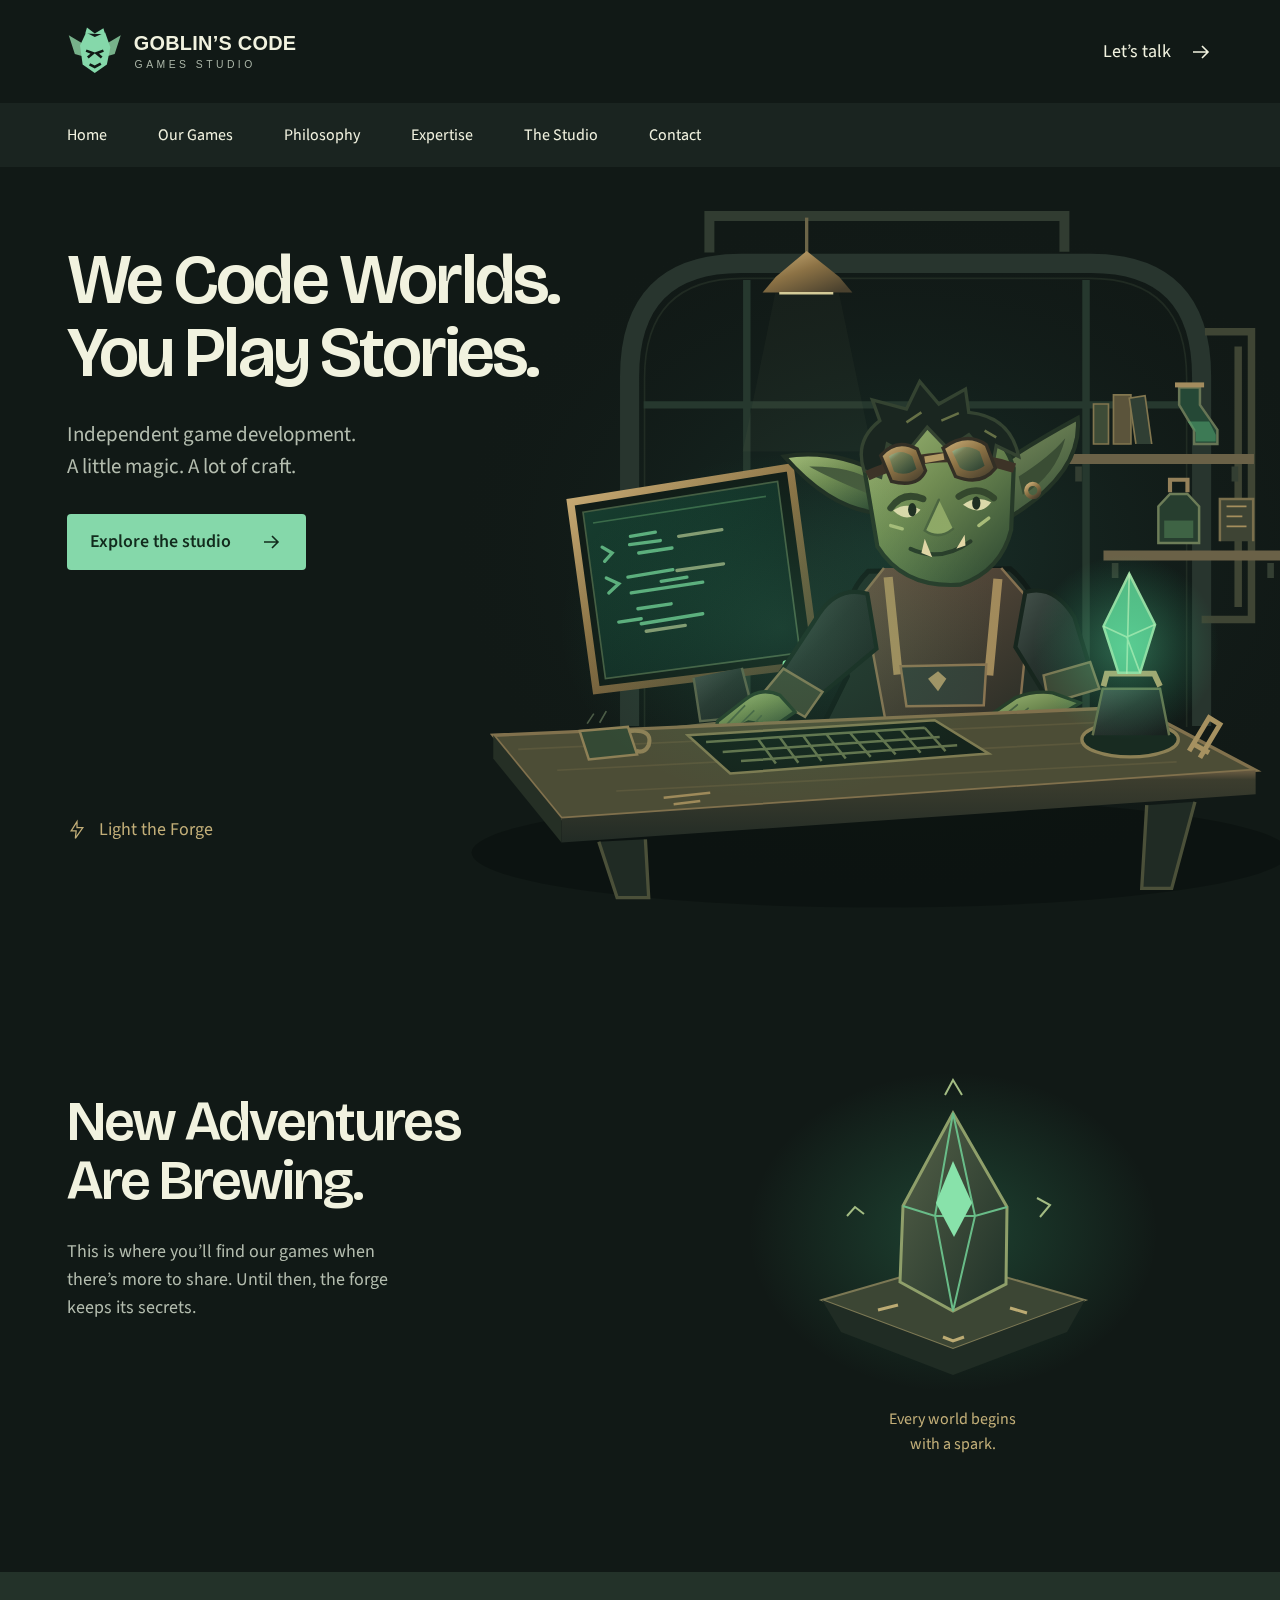
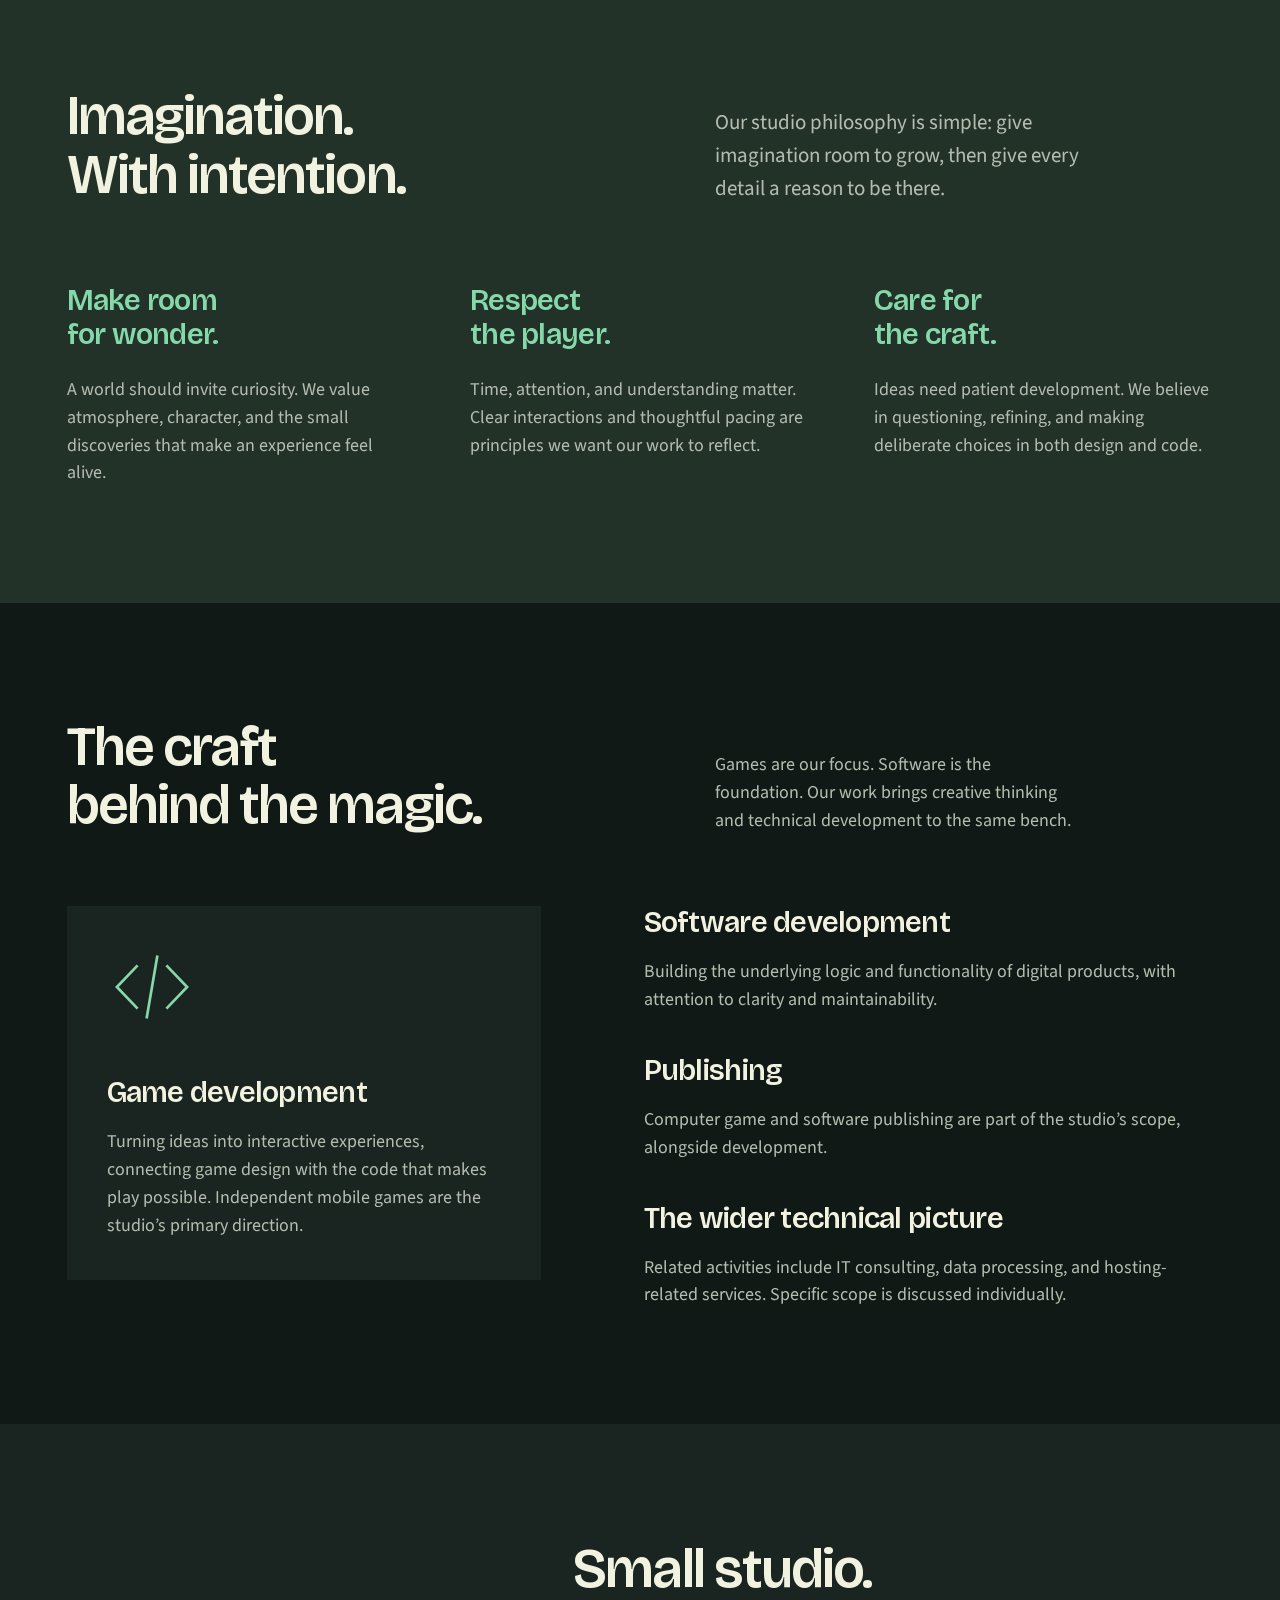
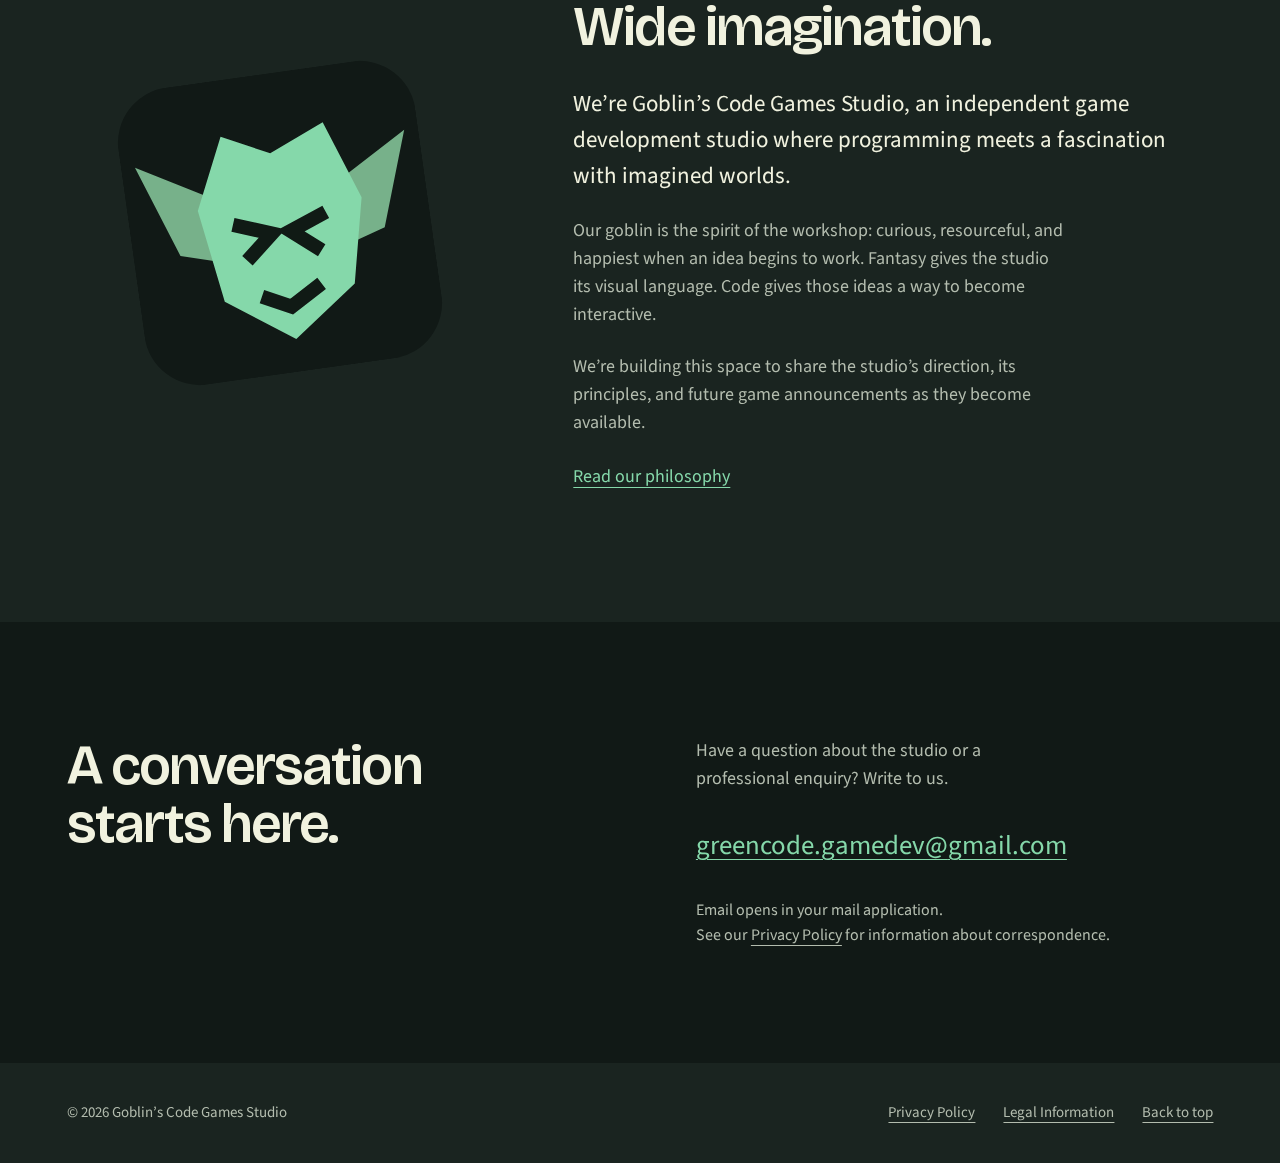
<file: index.html>
<!doctype html>
<html lang="en">
<head>
    <meta charset="utf-8">
    <meta name="viewport" content="width=device-width, initial-scale=1">
    <!-- ============================================
         METADATA / SEO
    ============================================= -->
    <title>Goblin’s Code Games Studio — We Code Worlds</title>
    <meta name="description" content="Goblin’s Code Games Studio is an independent game development studio where code meets imagination. Explore our philosophy, expertise and future adventures.">
    <meta name="theme-color" content="#111916">
    <meta name="referrer" content="strict-origin-when-cross-origin">
    <link rel="canonical" href="https://goblinscodegames.github.io/">
    <meta property="og:type" content="website">
    <meta property="og:title" content="Goblin’s Code Games Studio">
    <meta property="og:description" content="We Code Worlds. You Play Stories. An independent game development studio at the intersection of fantasy and technology.">
    <meta property="og:url" content="https://goblinscodegames.github.io/">
    <meta property="og:image" content="https://goblinscodegames.github.io/assets/img/social-card.png">
    <meta property="og:image:width" content="1200">
    <meta property="og:image:height" content="630">
    <meta property="og:image:alt" content="Goblin’s Code Games Studio — an original goblin developer at an enchanted workbench">
    <meta name="twitter:card" content="summary_large_image">
    <!-- ============================================
         FAVICON — replace this standalone file as needed
    ============================================= -->
    <link rel="icon" href="/favicon.svg" type="image/svg+xml">
    <!-- ============================================
         STYLES / SELF-HOSTED FONTS
    ============================================= -->
    <link rel="preload" href="/assets/fonts/bricolage-grotesque.woff2" as="font" type="font/woff2" crossorigin>
    <link rel="stylesheet" href="/assets/css/styles.css">
    <script src="/assets/js/main.js" defer></script>
</head>
<body>
    <a class="skip-link" href="#main">Skip to content</a>
    <!-- ============================================
         HEADER / SITE LOGO
         Replace the img src and dimensions to change the logo.
    ============================================= -->
    <header class="site-header frame">
        <a class="site-logo" href="/" aria-label="Goblin’s Code Games Studio home">
            <img src="/assets/img/logo.svg" alt="Goblin’s Code Games Studio" width="300" height="64">
        </a>
        <a class="header-contact" href="#contact">Let’s talk <svg viewBox="0 0 24 24" aria-hidden="true"><path d="M4 12h15m-6-6 6 6-6 6"/></svg></a>
    </header>
    <nav class="section-nav frame" aria-label="Main navigation">
        <a href="#home">Home</a>
        <a href="#games">Our Games</a>
        <a href="#philosophy">Philosophy</a>
        <a href="#expertise">Expertise</a>
        <a href="#studio">The Studio</a>
        <a href="#contact">Contact</a>
    </nav>
    <main id="main">
        <!-- ============================================
             HOME / THE GOBLIN’S WORLDFORGE
        ============================================= -->
        <section class="hero" id="home" aria-labelledby="hero-title">
            <div class="hero-copy frame">
                <h1 id="hero-title">We Code Worlds.<br>You Play Stories.</h1>
                <p>Independent game development.<br>A little magic. A lot of craft.</p>
                <a class="button" href="#studio">Explore the studio <svg viewBox="0 0 24 24" aria-hidden="true"><path d="M5 12h14m-6-6 6 6-6 6"/></svg></a>
            </div>
            <div class="forge-art" id="forge-art">
                <img class="workshop" src="/assets/img/worldforge.svg" alt="A goblin developer in copper goggles writing code at an enchanted workbench, beside a glowing emerald crystal." width="1400" height="900" fetchpriority="high">
                <img class="forge-energy" src="/assets/img/forge-energy.svg" alt="" width="1400" height="900" aria-hidden="true">
            </div>
            <div class="forge-control frame" hidden>
                <button class="forge-button" id="light-forge" type="button" aria-controls="forge-art">
                    <svg viewBox="0 0 24 24" aria-hidden="true"><path d="m12 2-7 11h6l-1 9 9-13h-7z"/></svg>
                    <span>Light the Forge</span>
                </button>
                <span class="forge-status" id="forge-status" role="status" aria-live="polite"></span>
            </div>
        </section>
        <!-- ============================================
             OUR GAMES — real releases only
        ============================================= -->
        <section class="games section frame" id="games" aria-labelledby="games-title">
            <div class="games-heading">
                <h2 id="games-title">New Adventures<br>Are Brewing.</h2>
                <p>This is where you’ll find our games when there’s more to share. Until then, the forge keeps its secrets.</p>
            </div>
            <img class="world-seed" src="/assets/img/seed.svg" alt="An emerald world-seed resting on a stone plinth." width="480" height="400" loading="lazy">
            <p class="games-note">Every world begins<br>with a spark.</p>
        </section>
        <!-- ============================================
             STUDIO PHILOSOPHY
        ============================================= -->
        <section class="philosophy section" id="philosophy" aria-labelledby="philosophy-title">
            <div class="frame">
                <div class="section-intro">
                    <h2 id="philosophy-title">Imagination.<br>With intention.</h2>
                    <p>Our studio philosophy is simple: give imagination room to grow, then give every detail a reason to be there.</p>
                </div>
                <div class="principles">
                    <article><h3>Make room<br> for wonder.</h3><p>A world should invite curiosity. We value atmosphere, character, and the small discoveries that make an experience feel alive.</p></article>
                    <article><h3>Respect<br> the player.</h3><p>Time, attention, and understanding matter. Clear interactions and thoughtful pacing are principles we want our work to reflect.</p></article>
                    <article><h3>Care for<br> the craft.</h3><p>Ideas need patient development. We believe in questioning, refining, and making deliberate choices in both design and code.</p></article>
                </div>
            </div>
        </section>
        <!-- ============================================
             EXPERTISE / CONNECTED DISCIPLINES
        ============================================= -->
        <section class="expertise section frame" id="expertise" aria-labelledby="expertise-title">
            <div class="expertise-title">
                <h2 id="expertise-title">The craft<br>behind the magic.</h2>
                <p>Games are our focus. Software is the foundation. Our work brings creative thinking and technical development to the same bench.</p>
            </div>
            <div class="expertise-body">
                <article class="expertise-main">
                    <svg class="craft-symbol" viewBox="0 0 100 90" aria-hidden="true"><path d="m34 21-23 24 23 24m32-48 23 24-23 24M56 10 44 80"/></svg>
                    <h3>Game development</h3>
                    <p>Turning ideas into interactive experiences, connecting game design with the code that makes play possible. Independent mobile games are the studio’s primary direction.</p>
                </article>
                <div class="expertise-support">
                    <article><h3>Software development</h3><p>Building the underlying logic and functionality of digital products, with attention to clarity and maintainability.</p></article>
                    <article><h3>Publishing</h3><p>Computer game and software publishing are part of the studio’s scope, alongside development.</p></article>
                    <article><h3>The wider technical picture</h3><p>Related activities include IT consulting, data processing, and hosting-related services. Specific scope is discussed individually.</p></article>
                </div>
            </div>
        </section>
        <!-- ============================================
             ABOUT THE STUDIO
        ============================================= -->
        <section class="studio section" id="studio" aria-labelledby="studio-title">
            <div class="frame studio-layout">
                <div class="studio-mark" aria-hidden="true"><img src="/favicon.svg" alt="" width="64" height="64"></div>
                <div>
                    <h2 id="studio-title">Small studio.<br>Wide imagination.</h2>
                    <p class="studio-lead">We’re Goblin’s Code Games Studio, an independent game development studio where programming meets a fascination with imagined worlds.</p>
                    <p>Our goblin is the spirit of the workshop: curious, resourceful, and happiest when an idea begins to work. Fantasy gives the studio its visual language. Code gives those ideas a way to become interactive.</p>
                    <p>We’re building this space to share the studio’s direction, its principles, and future game announcements as they become available.</p>
                    <a class="text-link" href="#philosophy">Read our philosophy</a>
                </div>
            </div>
        </section>
        <!-- ============================================
             CONTACT / EMAIL ONLY
        ============================================= -->
        <section class="contact section frame" id="contact" aria-labelledby="contact-title">
            <h2 id="contact-title">A conversation<br>starts here.</h2>
            <div class="contact-copy">
                <p>Have a question about the studio or a professional enquiry? Write to us.</p>
                <a class="email-link" href="mailto:greencode.gamedev@gmail.com">greencode.gamedev@<wbr>gmail.com</a>
                <p class="contact-note">Email opens in your mail application.<br>See our <a href="/privacy-policy/">Privacy Policy</a> for information about correspondence.</p>
            </div>
        </section>
    </main>
    <!-- ============================================
         FOOTER
    ============================================= -->
    <footer class="site-footer frame">
        <p>© 2026 Goblin’s Code Games Studio</p>
        <div><a href="/privacy-policy/">Privacy Policy</a><a href="/legal/">Legal Information</a><a href="#home">Back to top</a></div>
    </footer>
</body>
</html>
</file>
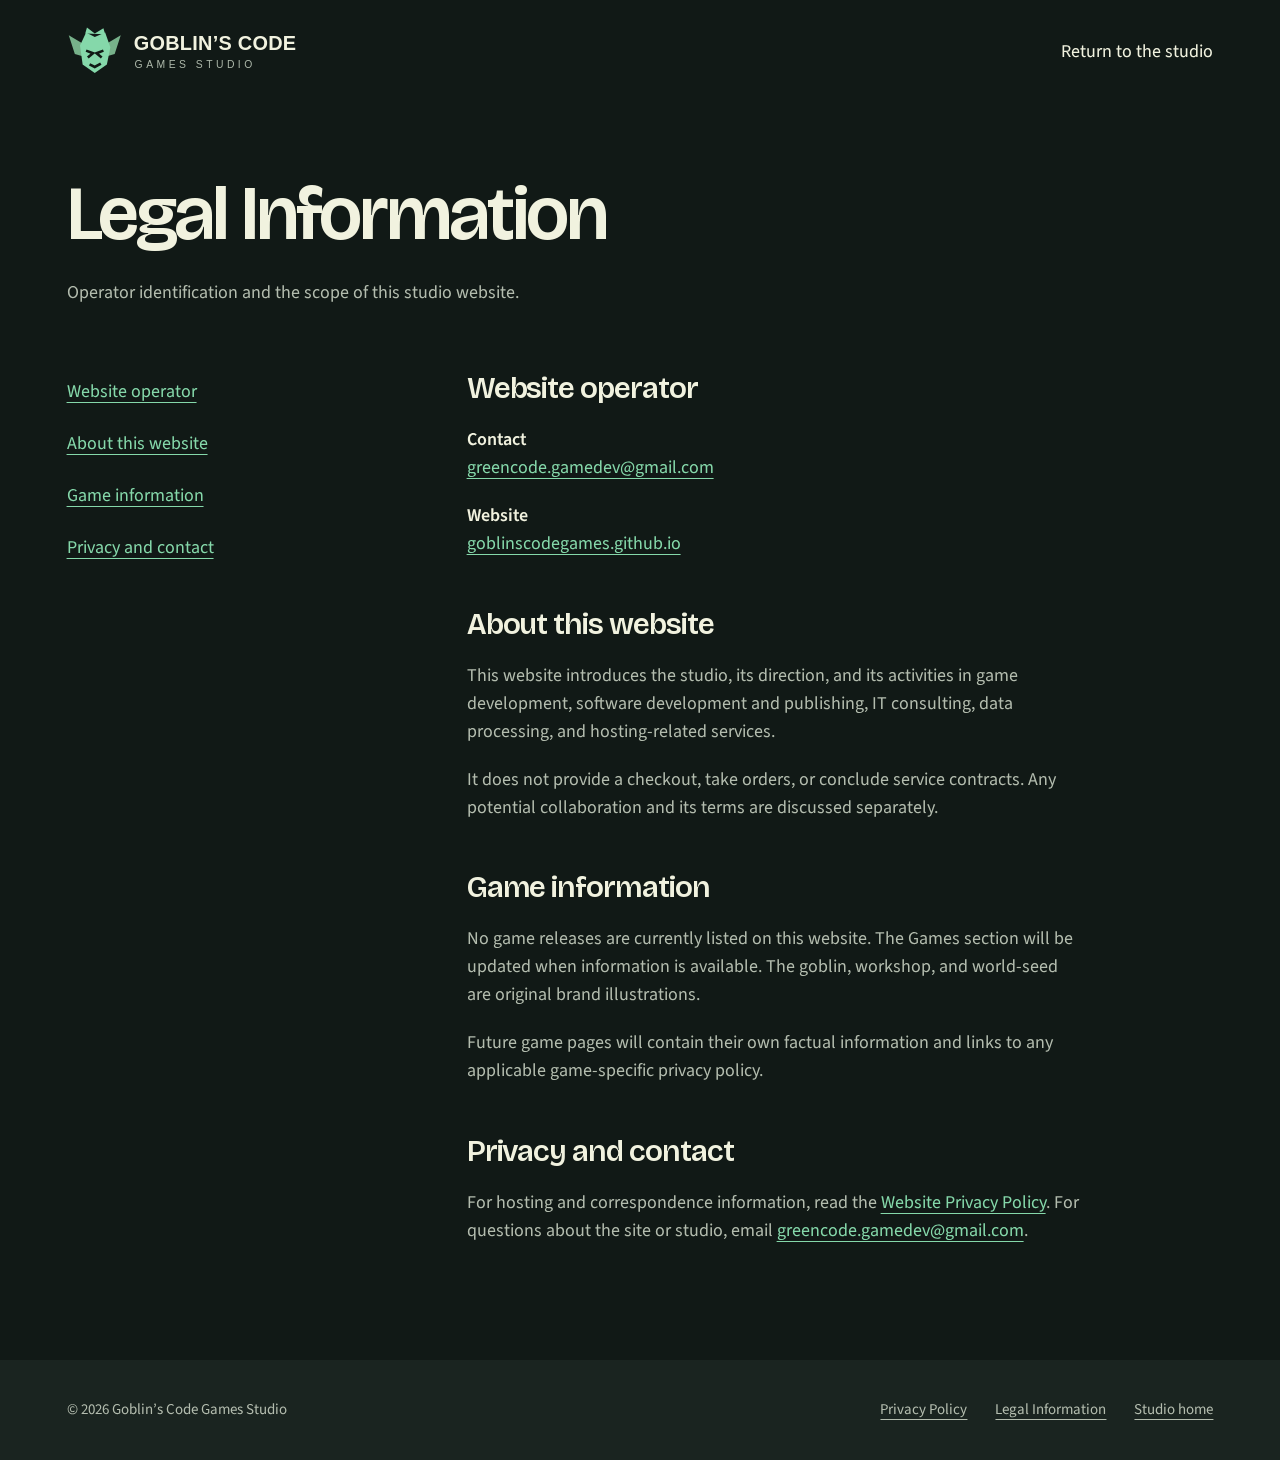
<file: legal/index.html>
<!doctype html>
<html lang="en">
<head>
    <meta charset="utf-8">
    <meta name="viewport" content="width=device-width, initial-scale=1">
    <!-- METADATA / SEO -->
    <title>Legal Information — Goblin’s Code Games Studio</title>
    <meta name="description" content="Legal operator and contact information for Goblin’s Code Games Studio.">
    <meta name="theme-color" content="#111916">
    <meta name="referrer" content="strict-origin-when-cross-origin">
    <link rel="canonical" href="https://goblinscodegames.github.io/legal/">
    <meta property="og:type" content="website">
    <meta property="og:title" content="Legal Information — Goblin’s Code Games Studio">
    <meta property="og:description" content="Legal operator and contact information for Goblin’s Code Games Studio.">
    <meta property="og:url" content="https://goblinscodegames.github.io/legal/">
    <meta property="og:image" content="https://goblinscodegames.github.io/assets/img/social-card.png">
    <!-- FAVICON / STYLES -->
    <link rel="icon" href="/favicon.svg" type="image/svg+xml">
    <link rel="stylesheet" href="/assets/css/styles.css">
</head>
<body>
    <a class="skip-link" href="#main">Skip to content</a>
    <!-- ============================================
         HEADER / REPLACEABLE SITE LOGO
    ============================================= -->
    <header class="site-header frame">
        <a class="site-logo" href="/" aria-label="Goblin’s Code Games Studio home"><img src="/assets/img/logo.svg" alt="Goblin’s Code Games Studio" width="300" height="64"></a>
        <a class="header-contact" href="/">Return to the studio</a>
    </header>
    <!-- ============================================
         LEGAL READING CONTENT
    ============================================= -->
    <main id="main" class="reading-main frame">
        <div class="reading-header"><h1>Legal Information</h1><p>Operator identification and the scope of this studio website.</p></div>
        <div class="reading-layout">
            <nav class="reading-index" aria-label="On this page">
                <a href="#operator">Website operator</a>
                <a href="#purpose">About this website</a>
                <a href="#games">Game information</a>
                <a href="#privacy">Privacy and contact</a>
            </nav>
            <div class="reading-content">
                <section id="operator" aria-labelledby="operator-title">
                    <h2 id="operator-title">Website operator</h2>
                    <p><dt>Contact</dt><dd><a href="mailto:greencode.gamedev@gmail.com">greencode.gamedev@gmail.com</a></dd><dt>Website</dt><dd><a href="https://goblinscodegames.github.io/">goblinscodegames.github.io</a></dd></dl>
                </section>
                <section id="purpose" aria-labelledby="purpose-title">
                    <h2 id="purpose-title">About this website</h2>
                    <p>This website introduces the studio, its direction, and its activities in game development, software development and publishing, IT consulting, data processing, and hosting-related services.</p><p>It does not provide a checkout, take orders, or conclude service contracts. Any potential collaboration and its terms are discussed separately.</p>
                </section>
                <section id="games" aria-labelledby="games-title">
                    <h2 id="games-title">Game information</h2>
                    <p>No game releases are currently listed on this website. The Games section will be updated when information is available. The goblin, workshop, and world-seed are original brand illustrations.</p><p>Future game pages will contain their own factual information and links to any applicable game-specific privacy policy.</p>
                </section>
                <section id="privacy" aria-labelledby="privacy-title">
                    <h2 id="privacy-title">Privacy and contact</h2>
                    <p>For hosting and correspondence information, read the <a href="/privacy-policy/">Website Privacy Policy</a>. For questions about the site or studio, email <a href="mailto:greencode.gamedev@gmail.com">greencode.gamedev@gmail.com</a>.</p>
                </section>
            </div>
        </div>
    </main>
    <!-- ============================================
         FOOTER
    ============================================= -->
    <footer class="site-footer frame">
        <p>© 2026 Goblin’s Code Games Studio</p>
        <div><a href="/privacy-policy/">Privacy Policy</a><a href="/legal/">Legal Information</a><a href="/">Studio home</a></div>
    </footer>
</body>
</html>
</file>
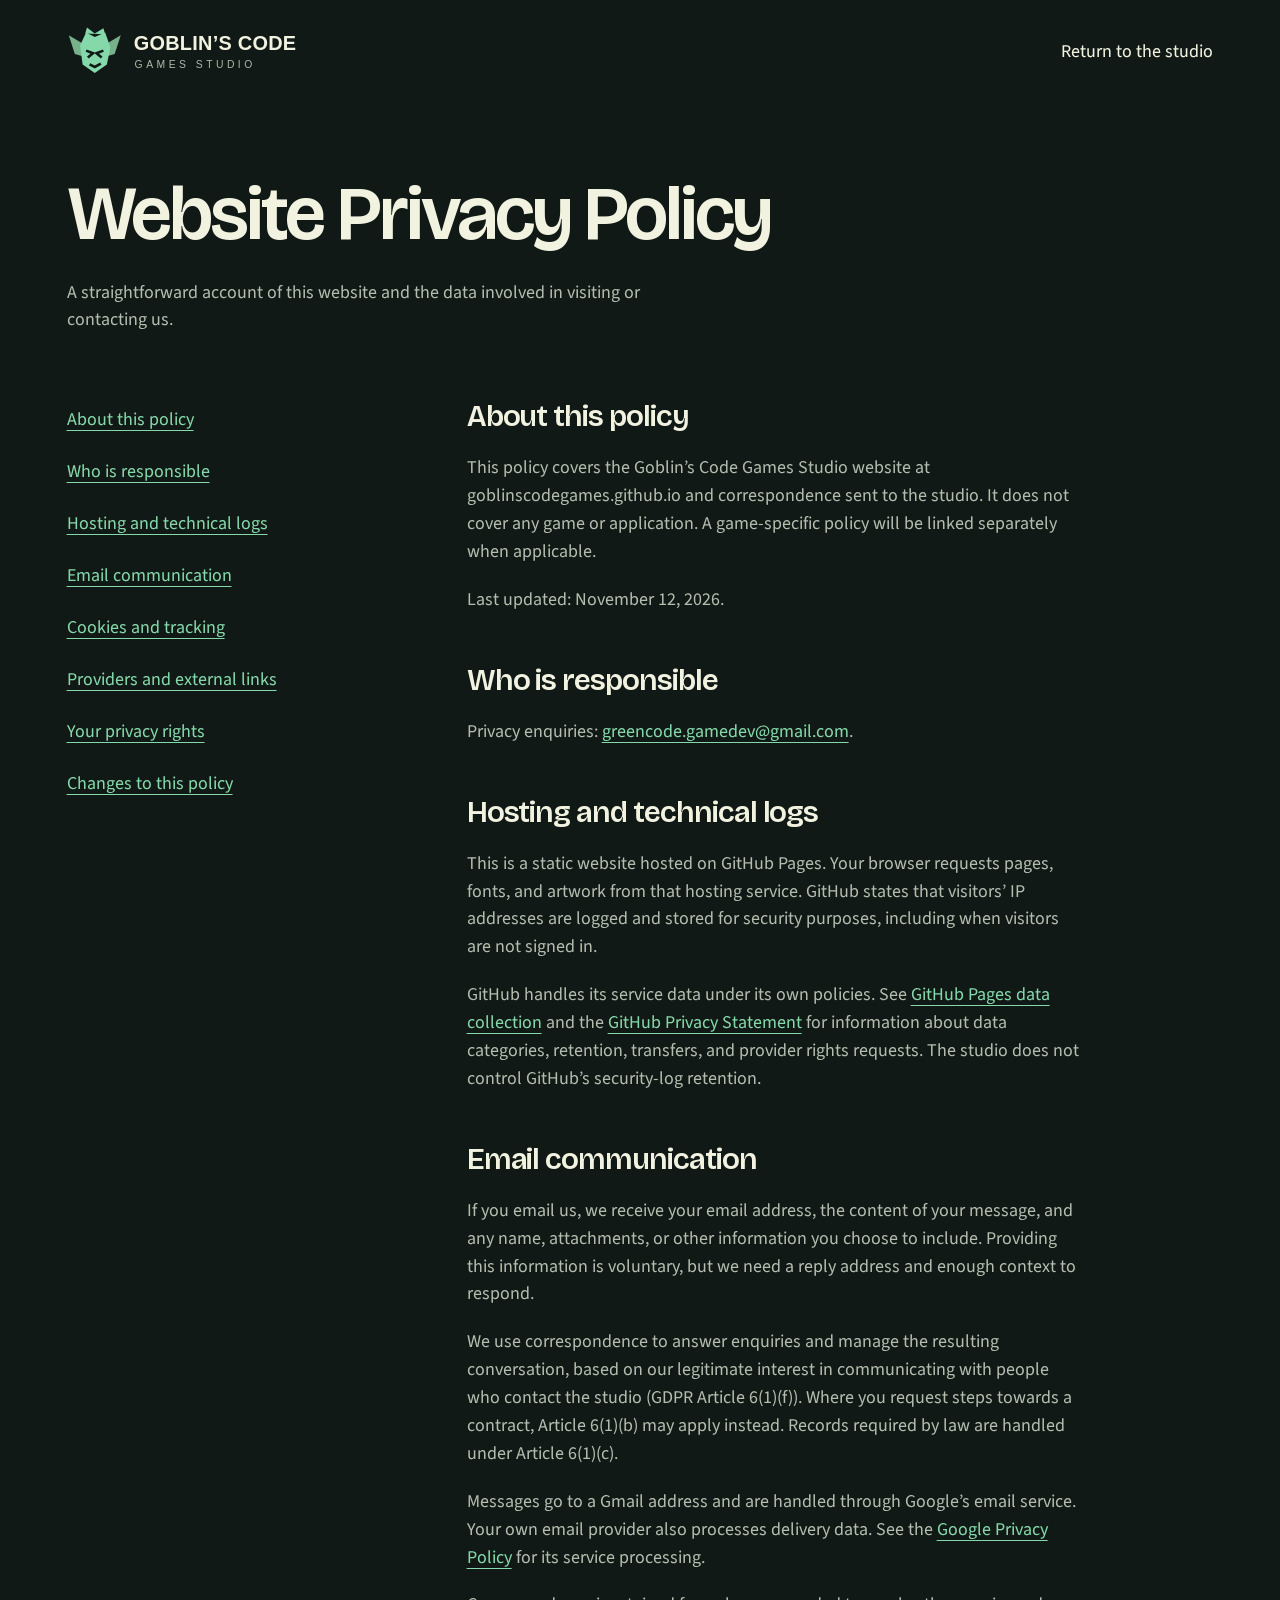
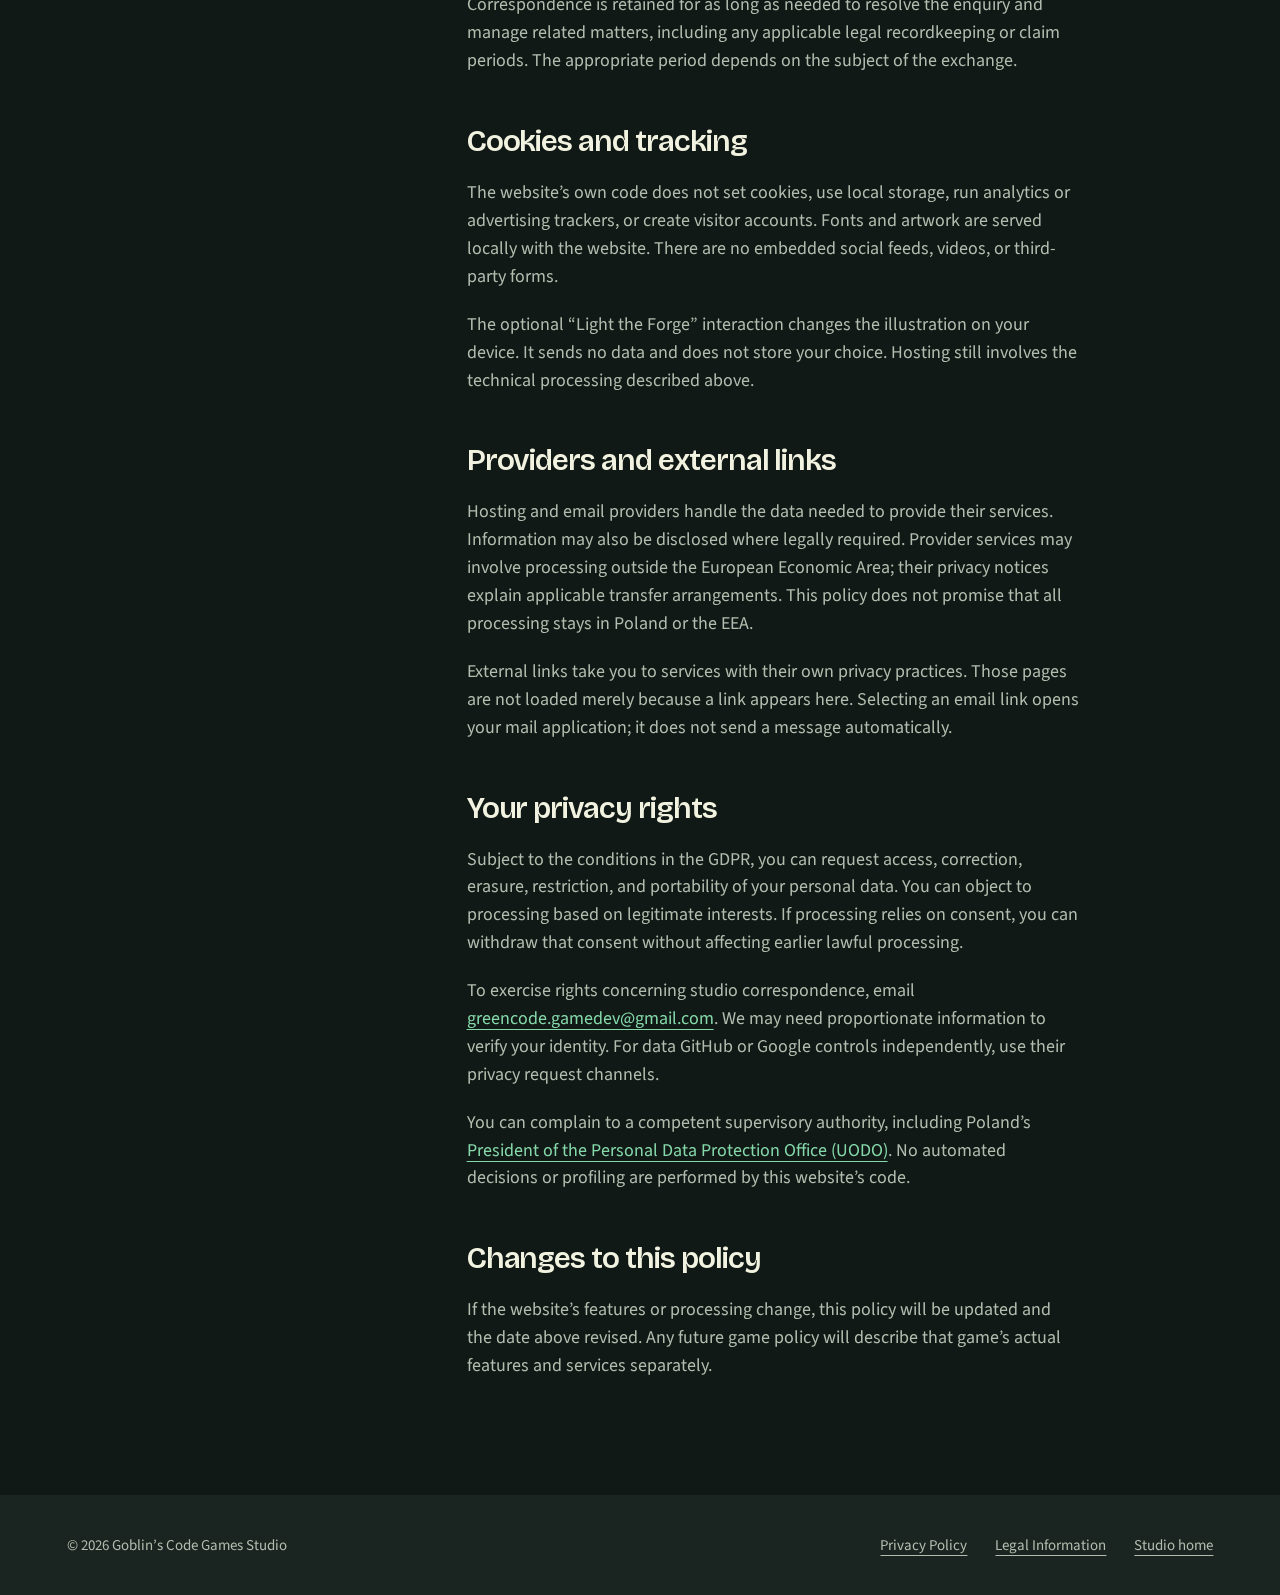
<file: privacy-policy/index.html>
<!doctype html>
<html lang="en">
<head>
    <meta charset="utf-8">
    <meta name="viewport" content="width=device-width, initial-scale=1">
    <!-- METADATA / SEO -->
    <title>Website Privacy Policy — Goblin’s Code Games Studio</title>
    <meta name="description" content="How the studio website handles hosting, technical logs, email correspondence, and privacy rights.">
    <meta name="theme-color" content="#111916">
    <meta name="referrer" content="strict-origin-when-cross-origin">
    <link rel="canonical" href="https://goblinscodegames.github.io/privacy-policy/">
    <meta property="og:type" content="website">
    <meta property="og:title" content="Website Privacy Policy — Goblin’s Code Games Studio">
    <meta property="og:description" content="How the studio website handles hosting, technical logs, email correspondence, and privacy rights.">
    <meta property="og:url" content="https://goblinscodegames.github.io/privacy-policy/">
    <meta property="og:image" content="https://goblinscodegames.github.io/assets/img/social-card.png">
    <!-- FAVICON / STYLES -->
    <link rel="icon" href="/favicon.svg" type="image/svg+xml">
    <link rel="stylesheet" href="/assets/css/styles.css">
</head>
<body>
    <a class="skip-link" href="#main">Skip to content</a>
    <!-- ============================================
         HEADER / REPLACEABLE SITE LOGO
    ============================================= -->
    <header class="site-header frame">
        <a class="site-logo" href="/" aria-label="Goblin’s Code Games Studio home"><img src="/assets/img/logo.svg" alt="Goblin’s Code Games Studio" width="300" height="64"></a>
        <a class="header-contact" href="/">Return to the studio</a>
    </header>
    <!-- ============================================
         LEGAL READING CONTENT
    ============================================= -->
    <main id="main" class="reading-main frame">
        <div class="reading-header"><h1>Website Privacy Policy</h1><p>A straightforward account of this website and the data involved in visiting or contacting us.</p></div>
        <div class="reading-layout">
            <nav class="reading-index" aria-label="On this page">
                <a href="#scope">About this policy</a>
                <a href="#controller">Who is responsible</a>
                <a href="#hosting">Hosting and technical logs</a>
                <a href="#email">Email communication</a>
                <a href="#cookies">Cookies and tracking</a>
                <a href="#sharing">Providers and external links</a>
                <a href="#rights">Your privacy rights</a>
                <a href="#changes">Changes to this policy</a>
            </nav>
            <div class="reading-content">
                <section id="scope" aria-labelledby="scope-title">
                    <h2 id="scope-title">About this policy</h2>
                    <p>This policy covers the Goblin’s Code Games Studio website at goblinscodegames.github.io and correspondence sent to the studio. It does not cover any game or application. A game-specific policy will be linked separately when applicable.</p><p>Last updated: November 12, 2026.</p>
                </section>
                <section id="controller" aria-labelledby="controller-title">
                    <h2 id="controller-title">Who is responsible</h2>
                    <p>Privacy enquiries: <a href="mailto:greencode.gamedev@gmail.com">greencode.gamedev@gmail.com</a>.</p>
                </section>
                <section id="hosting" aria-labelledby="hosting-title">
                    <h2 id="hosting-title">Hosting and technical logs</h2>
                    <p>This is a static website hosted on GitHub Pages. Your browser requests pages, fonts, and artwork from that hosting service. GitHub states that visitors’ IP addresses are logged and stored for security purposes, including when visitors are not signed in.</p><p>GitHub handles its service data under its own policies. See <a href="https://docs.github.com/en/pages/getting-started-with-github-pages/what-is-github-pages#data-collection">GitHub Pages data collection</a> and the <a href="https://docs.github.com/en/site-policy/privacy-policies/github-general-privacy-statement">GitHub Privacy Statement</a> for information about data categories, retention, transfers, and provider rights requests. The studio does not control GitHub’s security-log retention.</p>
                </section>
                <section id="email" aria-labelledby="email-title">
                    <h2 id="email-title">Email communication</h2>
                    <p>If you email us, we receive your email address, the content of your message, and any name, attachments, or other information you choose to include. Providing this information is voluntary, but we need a reply address and enough context to respond.</p><p>We use correspondence to answer enquiries and manage the resulting conversation, based on our legitimate interest in communicating with people who contact the studio (GDPR Article 6(1)(f)). Where you request steps towards a contract, Article 6(1)(b) may apply instead. Records required by law are handled under Article 6(1)(c).</p><p>Messages go to a Gmail address and are handled through Google’s email service. Your own email provider also processes delivery data. See the <a href="https://policies.google.com/privacy">Google Privacy Policy</a> for its service processing.</p><p>Correspondence is retained for as long as needed to resolve the enquiry and manage related matters, including any applicable legal recordkeeping or claim periods. The appropriate period depends on the subject of the exchange.</p>
                </section>
                <section id="cookies" aria-labelledby="cookies-title">
                    <h2 id="cookies-title">Cookies and tracking</h2>
                    <p>The website’s own code does not set cookies, use local storage, run analytics or advertising trackers, or create visitor accounts. Fonts and artwork are served locally with the website. There are no embedded social feeds, videos, or third-party forms.</p><p>The optional “Light the Forge” interaction changes the illustration on your device. It sends no data and does not store your choice. Hosting still involves the technical processing described above.</p>
                </section>
                <section id="sharing" aria-labelledby="sharing-title">
                    <h2 id="sharing-title">Providers and external links</h2>
                    <p>Hosting and email providers handle the data needed to provide their services. Information may also be disclosed where legally required. Provider services may involve processing outside the European Economic Area; their privacy notices explain applicable transfer arrangements. This policy does not promise that all processing stays in Poland or the EEA.</p><p>External links take you to services with their own privacy practices. Those pages are not loaded merely because a link appears here. Selecting an email link opens your mail application; it does not send a message automatically.</p>
                </section>
                <section id="rights" aria-labelledby="rights-title">
                    <h2 id="rights-title">Your privacy rights</h2>
                    <p>Subject to the conditions in the GDPR, you can request access, correction, erasure, restriction, and portability of your personal data. You can object to processing based on legitimate interests. If processing relies on consent, you can withdraw that consent without affecting earlier lawful processing.</p><p>To exercise rights concerning studio correspondence, email <a href="mailto:greencode.gamedev@gmail.com">greencode.gamedev@gmail.com</a>. We may need proportionate information to verify your identity. For data GitHub or Google controls independently, use their privacy request channels.</p><p>You can complain to a competent supervisory authority, including Poland’s <a href="https://uodo.gov.pl/en">President of the Personal Data Protection Office (UODO)</a>. No automated decisions or profiling are performed by this website’s code.</p>
                </section>
                <section id="changes" aria-labelledby="changes-title">
                    <h2 id="changes-title">Changes to this policy</h2>
                    <p>If the website’s features or processing change, this policy will be updated and the date above revised. Any future game policy will describe that game’s actual features and services separately.</p>
                </section>
            </div>
        </div>
    </main>
    <!-- ============================================
         FOOTER
    ============================================= -->
    <footer class="site-footer frame">
        <p>© 2026 Goblin’s Code Games Studio</p>
        <div><a href="/privacy-policy/">Privacy Policy</a><a href="/legal/">Legal Information</a><a href="/">Studio home</a></div>
    </footer>
</body>
</html>
</file>
<file: assets/css/styles.css>
/* ============================================
   1. FONTS / DESIGN TOKENS
============================================ */
@font-face {
    font-family: "Bricolage Grotesque";
    src: url("../fonts/bricolage-grotesque.woff2") format("woff2");
    font-weight: 200 800;
    font-style: normal;
    font-display: swap;
}

@font-face {
    font-family: "Source Sans 3";
    src: url("../fonts/source-sans-3.woff2") format("woff2");
    font-weight: 200 900;
    font-style: normal;
    font-display: swap;
}

:root {
    color-scheme: dark;
    --ground: #111916;
    --surface: #1a2420;
    --surface-light: #233229;
    --ink: #f1f2df;
    --muted: #b3bcae;
    --emerald: #85d8aa;
    --emerald-dark: #122b1d;
    --brass: #c2ae78;
    --line: #3b493c;
    --display: "Bricolage Grotesque", sans-serif;
    --body: "Source Sans 3", sans-serif;
    --gutter: clamp(22px, 5.2vw, 100px);
    --section-space: clamp(80px, 9vw, 160px);
    --ease-out: cubic-bezier(0.23, 1, 0.32, 1);
    /* HERO BACKGROUND IMAGE: optional; composition is complete with none.
       Future path: ../img/hero-background.webp. Keep upper-left text area quiet. */
    --hero-image: none;
}

/* ============================================
   2. RESET / BASE / ACCESSIBILITY
============================================ */
* {
    box-sizing: border-box;
}

html {
    scroll-behavior: smooth;
    scroll-padding-top: 24px;
    scrollbar-color: var(--line) var(--ground);
}

body {
    margin: 0;
    background: var(--ground);
    color: var(--ink);
    font-family: var(--body);
    font-size: 18px;
    line-height: 1.55;
}

::selection {
    background: var(--emerald);
    color: var(--emerald-dark);
}

img {
    display: block;
    max-width: 100%;
    height: auto;
}

svg {
    display: block;
}

a {
    color: inherit;
    text-underline-offset: 5px;
    text-decoration-thickness: 1px;
}

button {
    font: inherit;
    cursor: pointer;
}

button:disabled {
    cursor: default;
}

:focus-visible {
    outline: 3px solid var(--emerald);
    outline-offset: 6px;
}

[hidden] {
    display: none !important;
}

.skip-link {
    position: absolute;
    top: 12px;
    left: 20px;
    z-index: 10;
    padding: 12px 20px;
    background: var(--emerald);
    color: var(--emerald-dark);
    transform: translateY(-160%);
}

.skip-link:focus {
    transform: translateY(0);
}

.frame {
    max-width: 1920px;
    margin-inline: auto;
    padding-inline: var(--gutter);
}

.section {
    padding-block: var(--section-space);
}

/* ============================================
   3. TYPOGRAPHY
============================================ */
h1, h2, h3, p {
    margin: 0;
}

h1, h2, h3 {
    font-family: var(--display);
    font-weight: 600;
    text-wrap: balance;
}

h1 {
    font-size: clamp(50px, 5.5vw, 96px);
    line-height: 1.03;
    letter-spacing: -0.04em;
}

h2 {
    font-size: clamp(38px, 4.3vw, 72px);
    line-height: 1.06;
    letter-spacing: -0.035em;
}

h3 {
    font-size: clamp(25px, 2.3vw, 34px);
    line-height: 1.15;
    letter-spacing: -0.025em;
}

p {
    max-width: 65ch;
}

/* ============================================
   4. HEADER / ALWAYS-VISIBLE RESPONSIVE NAVIGATION
============================================ */
.site-header {
    display: flex;
    justify-content: space-between;
    align-items: center;
    gap: 24px;
    padding-block: 24px;
}

.site-logo {
    display: inline-block;
    flex-shrink: 0;
    min-height: 44px;
}

.site-logo img {
    width: 260px;
}

.header-contact {
    display: inline-flex;
    align-items: center;
    gap: 18px;
    min-height: 44px;
    text-decoration: none;
}

.header-contact svg, .button svg {
    width: 24px;
    height: 24px;
    fill: none;
    stroke: currentColor;
    stroke-width: 1.6;
}

.section-nav {
    display: flex;
    flex-wrap: wrap;
    column-gap: clamp(24px, 4vw, 64px);
    padding-block: 10px;
    background: var(--surface);
}

.section-nav a {
    display: inline-flex;
    align-items: center;
    min-height: 44px;
    text-decoration: none;
    font-size: 16px;
}

/* ============================================
   5. HERO / ONE CONTINUOUS WORLDFORGE
============================================ */
.hero {
    position: relative;
    isolation: isolate;
    max-width: 1920px;
    min-height: 760px;
    height: clamp(760px, 58vw, 1000px);
    margin-inline: auto;
    overflow: clip;
}

.hero::before {
    content: "";
    position: absolute;
    inset: 0;
    z-index: -1;
    background-image: linear-gradient(90deg, #111916e6, #11191680), var(--hero-image);
    background-size: cover;
    background-position: center;
}

.hero-copy {
    position: relative;
    z-index: 2;
    padding-top: clamp(64px, 6vw, 112px);
    pointer-events: none;
}

.hero-copy h1 {
    max-width: 13ch;
}

.hero-copy p {
    margin-top: 30px;
    color: var(--muted);
    font-size: 21px;
    line-height: 1.5;
}

.button {
    display: inline-flex;
    align-items: center;
    justify-content: space-between;
    gap: 28px;
    min-height: 54px;
    padding: 14px 23px;
    background: var(--emerald);
    color: var(--emerald-dark);
    border: 0;
    border-radius: 4px;
    text-decoration: none;
    font-weight: 600;
    transition: transform 160ms var(--ease-out);
}

.button:focus-visible {
    outline-color: var(--ink);
}

.hero-copy .button {
    margin-top: 32px;
    pointer-events: auto;
}

.forge-art {
    position: absolute;
    right: -3%;
    bottom: -1%;
    width: min(91%, 1480px);
}

.workshop {
    width: 100%;
}

.forge-energy {
    position: absolute;
    inset: 0;
    width: 100%;
    opacity: 0;
    pointer-events: none;
}

.forge-control {
    position: absolute;
    bottom: 42px;
    left: 0;
    z-index: 3;
    display: flex;
    flex-direction: column;
    align-items: flex-start;
    gap: 8px;
}

.forge-button {
    display: inline-flex;
    align-items: center;
    gap: 12px;
    min-height: 48px;
    padding: 10px 0;
    border: 0;
    background: transparent;
    color: var(--brass);
}

.forge-button svg {
    width: 20px;
    height: 24px;
    fill: none;
    stroke: currentColor;
    stroke-width: 1.5;
}

.forge-status {
    min-height: 1.55em;
    color: var(--muted);
    font-size: 15px;
}

.forge-art.is-lit .forge-energy {
    animation: forge-light 1800ms var(--ease-out) both;
}

@keyframes forge-light {
    0% { opacity: 0; }
    30%, 55% { opacity: 1; }
    100% { opacity: 0; }
}

/* ============================================
   6. GAMES / WORLD-SEED
============================================ */
.games {
    display: grid;
    grid-template-columns: 1.2fr 1fr;
    align-items: center;
    position: relative;
    padding-top: 80px;
}

.games-heading p {
    max-width: 38ch;
    margin-top: 28px;
    color: var(--muted);
}

.world-seed {
    width: 100%;
    max-width: 480px;
    justify-self: center;
}

.games-note {
    grid-column: 2;
    justify-self: center;
    color: var(--brass);
    text-align: center;
    font-size: 16px;
}

/* ============================================
   7. PHILOSOPHY
============================================ */
.philosophy {
    background: var(--surface-light);
}

.section-intro {
    display: grid;
    grid-template-columns: 1.2fr 1fr;
    align-items: end;
    gap: 50px;
}

.section-intro > p {
    max-width: 40ch;
    color: var(--muted);
    font-size: 21px;
}

.principles {
    display: grid;
    grid-template-columns: repeat(3, 1fr);
    gap: clamp(32px, 5vw, 90px);
    margin-top: 80px;
}

.principles h3 {
    color: var(--emerald);
}

.principles p {
    margin-top: 24px;
    color: var(--muted);
}

/* ============================================
   8. EXPERTISE
============================================ */
.expertise-title {
    display: grid;
    grid-template-columns: 1.2fr 1fr;
    gap: 50px;
    align-items: end;
}

.expertise-title > p {
    max-width: 40ch;
    color: var(--muted);
}

.expertise-body {
    display: grid;
    grid-template-columns: 1fr 1.2fr;
    gap: clamp(48px, 8vw, 150px);
    margin-top: 72px;
}

.expertise-main {
    padding: 40px;
    background: var(--surface);
    align-self: start;
}

.craft-symbol {
    width: 90px;
    height: 82px;
    margin-bottom: 48px;
    stroke: var(--emerald);
    stroke-width: 3;
    fill: none;
}

.expertise-body p {
    margin-top: 18px;
    color: var(--muted);
}

.expertise-support {
    display: grid;
    gap: 40px;
}

/* ============================================
   9. STUDIO
============================================ */
.studio {
    background: var(--surface);
}

.studio-layout {
    display: grid;
    grid-template-columns: .8fr 1.2fr;
    gap: 80px;
    align-items: center;
}

.studio-mark img {
    width: min(100%, 300px);
    margin: auto;
    transform: rotate(-8deg);
}

.studio-layout p {
    margin-top: 24px;
    color: var(--muted);
    max-width: 55ch;
}

.studio-layout .studio-lead {
    margin-top: 30px;
    font-size: 23px;
    color: var(--ink);
}

.text-link {
    display: inline-block;
    min-height: 44px;
    margin-top: 26px;
    color: var(--emerald);
}

/* ============================================
   10. CONTACT / FOOTER
============================================ */
.contact {
    display: grid;
    grid-template-columns: 1.1fr 1fr;
    gap: 60px;
}

.contact-copy > p:first-child {
    max-width: 36ch;
    margin-bottom: 24px;
    color: var(--muted);
}

.email-link {
    display: inline-block;
    padding-block: 8px;
    color: var(--emerald);
    font-size: clamp(19px, 2.1vw, 32px);
    overflow-wrap: anywhere;
}

.contact-note {
    margin-top: 24px;
    font-size: 16px;
    color: var(--muted);
}

.site-footer {
    display: flex;
    align-items: center;
    justify-content: space-between;
    gap: 24px;
    padding-block: 28px;
    background: var(--surface);
    font-size: 15px;
    color: var(--muted);
}

.site-footer > div {
    display: flex;
    flex-wrap: wrap;
    gap: 12px 28px;
}

.site-footer a {
    display: inline-flex;
    align-items: center;
    min-height: 44px;
}

/* ============================================
   11. LEGAL READING PAGES / 404
============================================ */
.reading-main {
    padding-block: 72px var(--section-space);
}

.reading-header {
    max-width: 1100px;
    margin-bottom: 64px;
}

.reading-header h1 {
    font-size: clamp(44px, 6vw, 88px);
}

.reading-header p {
    margin-top: 24px;
    color: var(--muted);
}

.reading-layout {
    display: grid;
    grid-template-columns: minmax(180px, .6fr) 1.4fr;
    gap: 80px;
    align-items: start;
    max-width: 1200px;
}

.reading-index {
    display: grid;
    gap: 8px;
    position: sticky;
    top: 24px;
    color: var(--emerald);
}

.reading-index a {
    display: flex;
    align-items: center;
    min-height: 44px;
}

.reading-content section + section {
    margin-top: 48px;
}

.reading-content h2 {
    font-size: 30px;
    line-height: 1.2;
}

.reading-content p, .reading-content ul, .reading-content dl {
    margin-top: 20px;
    color: var(--muted);
    max-width: 68ch;
}

.reading-content li + li {
    margin-top: 10px;
}

.reading-content a {
    color: var(--emerald);
    overflow-wrap: anywhere;
}

.reading-content address {
    margin-top: 20px;
    font-style: normal;
}

.reading-content dt {
    color: var(--ink);
    font-weight: 600;
}

.reading-content dd {
    margin: 0 0 20px;
}

.not-found {
    display: grid;
    grid-template-columns: 1.2fr 1fr;
    min-height: 65vh;
    align-items: center;
    gap: 40px;
}

.not-found p {
    margin-block: 24px 32px;
    color: var(--muted);
}

/* ============================================
   12. POINTER FEEDBACK / REDUCED MOTION
============================================ */
@media (hover: hover) and (pointer: fine) {
    a:hover {
        color: var(--emerald);
    }

    .button:hover {
        color: var(--emerald-dark);
        transform: translateY(-2px);
    }

    .forge-button:hover {
        color: var(--ink);
    }
}

.button:active {
    transform: scale(.98);
}

@media (prefers-reduced-motion: reduce) {
    html {
        scroll-behavior: auto;
    }

    .button, .button:hover, .button:active {
        transform: none;
        transition: none;
    }

    .forge-art.is-lit .forge-energy {
        animation: forge-light-reduced 1800ms linear both;
    }
}

@keyframes forge-light-reduced {
    0%, 100% { opacity: 0; }
    35%, 60% { opacity: .35; }
}

/* ============================================
   13. RESPONSIVE COMPOSITION
============================================ */
@media (min-width: 1600px) {
    .hero-copy h1 {
        max-width: 14ch;
    }
}

@media (max-width: 1100px) {
    .hero {
        min-height: 800px;
        height: 800px;
    }

    .hero-copy h1 {
        font-size: clamp(50px, 6.4vw, 70px);
    }

    .forge-art {
        width: 1100px;
        max-width: 115%;
        right: -6%;
    }

    .forge-control {
        bottom: 20px;
    }

    .studio-layout {
        gap: 40px;
    }
}

@media (min-width: 761px) and (max-width: 1000px) {
    .principles {
        grid-template-columns: 1fr;
        gap: 36px;
        margin-top: 56px;
    }

    .principles article {
        display: grid;
        grid-template-columns: .8fr 1.2fr;
        gap: 40px;
    }

    .principles p {
        margin-top: 0;
    }
}

@media (max-width: 760px) {
    body {
        font-size: 17px;
    }

    .site-header {
        padding-block: 18px;
        gap: 12px;
    }

    .site-logo img {
        width: 220px;
    }

    .header-contact {
        font-size: 16px;
        gap: 10px;
    }

    .header-contact svg {
        display: none;
    }

    .section-nav {
        display: grid;
        grid-template-columns: repeat(3, 1fr);
        gap: 0 14px;
        padding-block: 7px;
    }

    .section-nav a {
        font-size: 15px;
    }

    .hero {
        height: auto;
        min-height: 0;
        padding-bottom: 0;
    }

    .hero-copy {
        padding-top: 46px;
    }

    .hero-copy h1 {
        font-size: clamp(37px, 7.4vw, 56px);
        max-width: none;
    }

    .hero-copy p {
        margin-top: 24px;
        font-size: 19px;
    }

    .hero-copy .button {
        margin-top: 26px;
    }

    .forge-art {
        position: relative;
        width: 140%;
        max-width: none;
        right: auto;
        margin-top: -30px;
        margin-left: -40%;
    }

    .forge-control {
        position: relative;
        bottom: auto;
        margin-top: -14px;
        padding-bottom: 32px;
    }

    .games {
        grid-template-columns: 1fr 1fr;
        padding-top: 56px;
    }

    .games-heading {
        grid-column: 1 / -1;
    }

    .world-seed {
        grid-column: 1;
        margin-top: 16px;
    }

    .games-note {
        grid-column: 2;
        align-self: center;
        text-align: left;
    }

    .section-intro, .expertise-title, .expertise-body, .contact, .studio-layout, .reading-layout, .not-found {
        grid-template-columns: 1fr;
        gap: 32px;
    }

    .principles {
        grid-template-columns: 1fr;
        gap: 36px;
        margin-top: 52px;
    }

    .principles h3 br {
        display: none;
    }

    .principles p {
        margin-top: 14px;
    }

    .expertise-body {
        margin-top: 40px;
        gap: 40px;
    }

    .expertise-main {
        padding: 30px;
    }

    .craft-symbol {
        width: 65px;
        height: 60px;
        margin-bottom: 26px;
    }

    .studio-mark img {
        width: 110px;
        margin: 0 0 12px;
    }

    .studio-layout .studio-lead {
        font-size: 21px;
    }

    .email-link {
        font-size: clamp(19px, 4.6vw, 29px);
    }

    .site-footer {
        flex-direction: column;
        align-items: flex-start;
        gap: 14px;
    }

    .site-footer > div {
        gap: 4px 22px;
    }

    .reading-main {
        padding-top: 44px;
    }

    .reading-header {
        margin-bottom: 36px;
    }

    .reading-index {
        position: static;
        margin-bottom: 18px;
    }

    .not-found img {
        max-width: 300px;
        justify-self: center;
    }
}

@media (max-width: 380px) {
    .site-logo img {
        width: 204px;
    }

    .header-contact {
        font-size: 15px;
    }

    .hero-copy h1 {
        font-size: 35px;
    }
}
</file>
